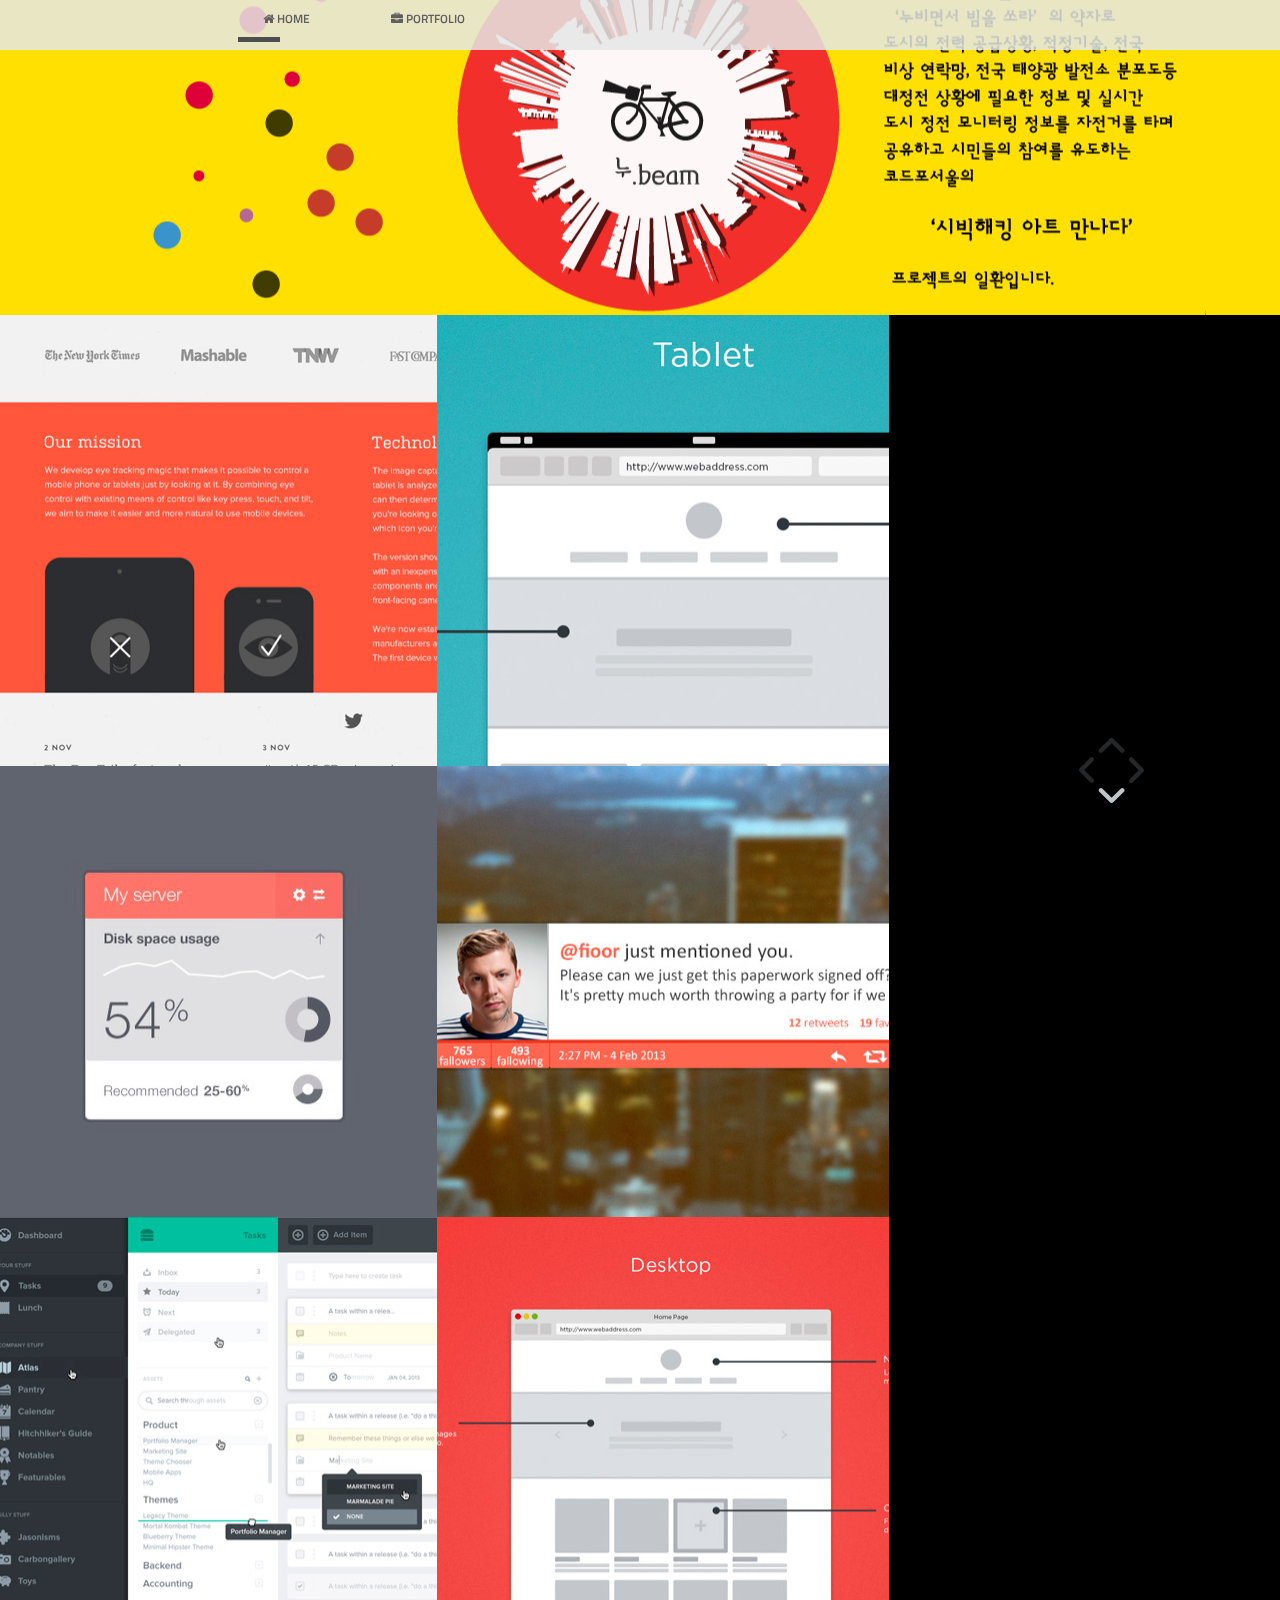
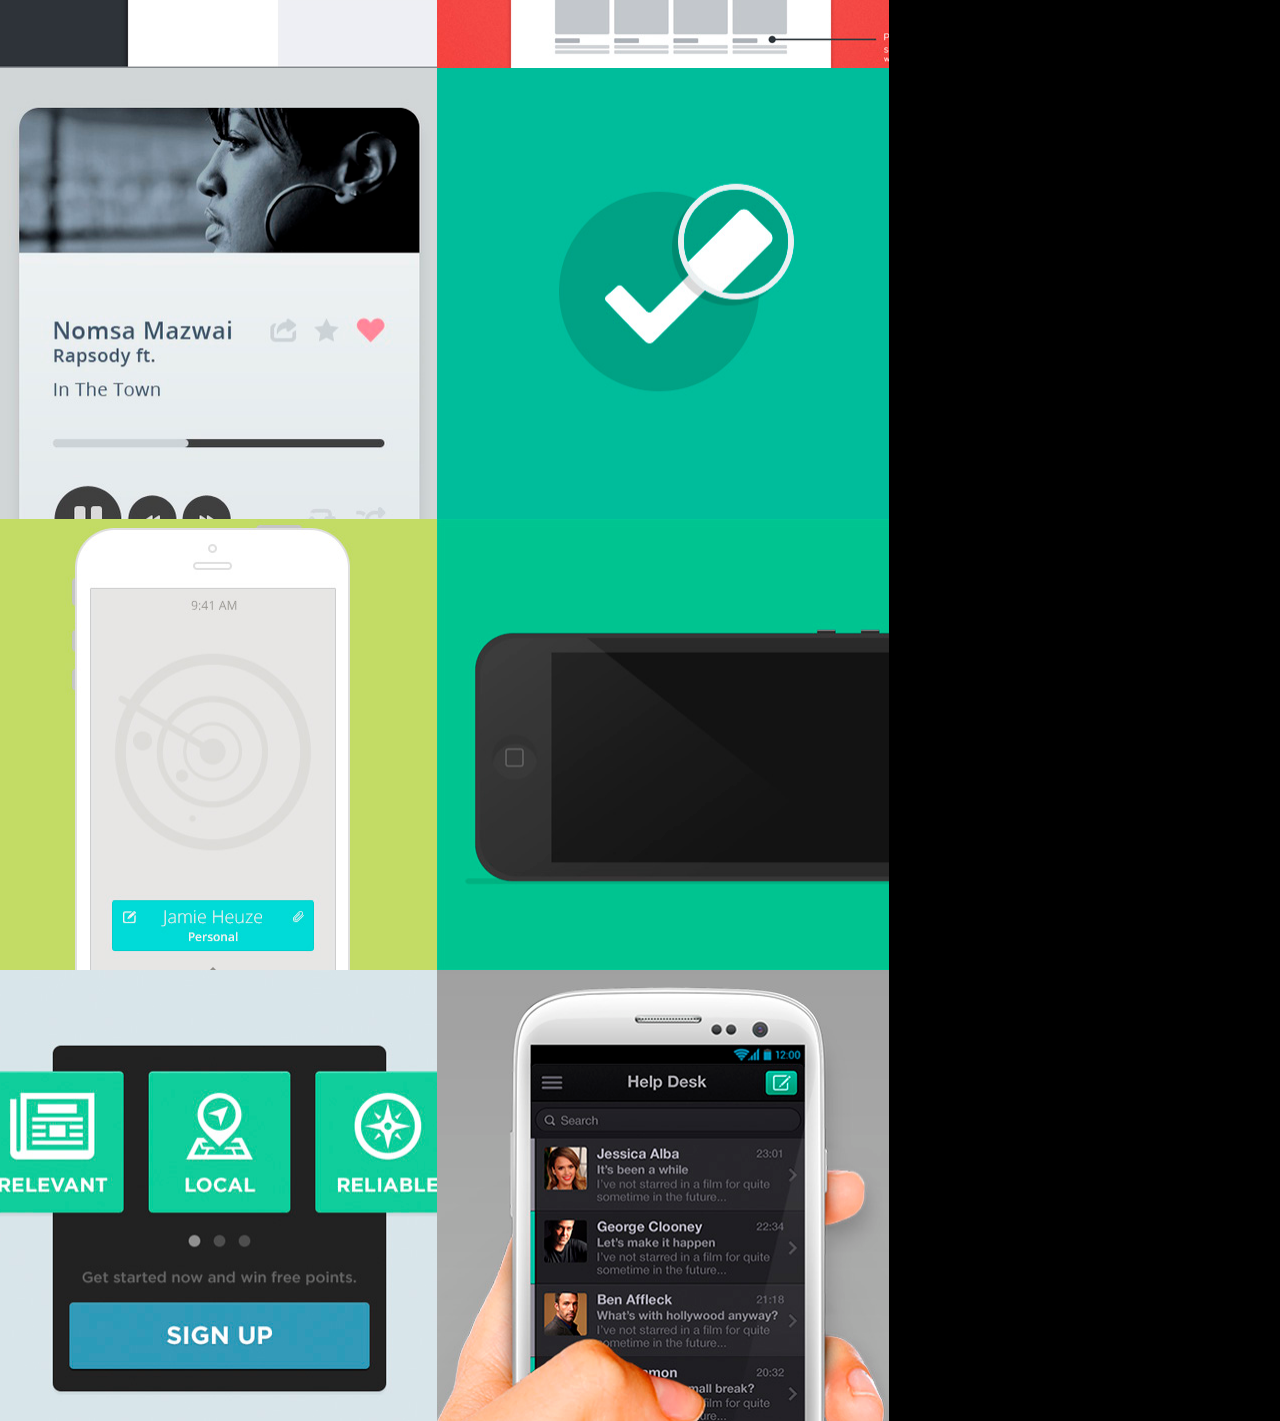
<file: Nubeam/index.html>
<!doctype html>
<html>
<head lang="en">
	<meta charset="utf-8">
	<meta name="viewport" content="width=device-width, initial-scale=1, maximum-scale=1, user-scalable=no">

	<title>Nu.beam</title>
	<meta name="description" content="BlackTie.co - Free Handsome Bootstrap Themes" />
	<meta name="keywords" content="themes, bootstrap, free, templates, bootstrap 3, freebie,">
	<meta property="og:title" content="">

	<link rel="stylesheet" type="text/css" href="css/bootstrap.min.css">
	<link rel="stylesheet" href="fancybox/jquery.fancybox-v=2.1.5.css" type="text/css" media="screen">
    <link rel="stylesheet" href="css/font-awesome.min.css" rel="stylesheet">

	<link rel="stylesheet" type="text/css" href="css/style.css">

	<link href='http://fonts.googleapis.com/css?family=Titillium+Web:400,600,300,200&subset=latin,latin-ext' rel='stylesheet' type='text/css'>


	<link rel="prefetch" href="images/zoom.png">

</head>

<body>
	<div class="navbar navbar-fixed-top" data-activeslide="1">
		<div class="container">

			<!-- .navbar-toggle is used as the toggle for collapsed navbar content -->
			<button type="button" class="navbar-toggle" data-toggle="collapse" data-target=".navbar-responsive-collapse">
				<span class="icon-bar"></span>
				<span class="icon-bar"></span>
				<span class="icon-bar"></span>
			</button>


			<div class="nav-collapse collapse navbar-responsive-collapse">
				<ul class="nav row">
					<li data-slide="1" class="col-12 col-sm-2"><a id="menu-link-1" href="#slide-1" title="Next Section"><span class="icon icon-home"></span> <span class="text">HOME</span></a></li>

					<li data-slide="3" class="col-12 col-sm-2"><a id="menu-link-3" href="#slide-3" title="Next Section"><span class="icon icon-briefcase"></span> <span class="text">PORTFOLIO</span></a></li>
      	</ul>
				<div class="row">
					<div class="col-sm-2 active-menu"></div>
				</div>
			</div><!-- /.nav-collapse -->
		</div><!-- /.container -->
	</div><!-- /.navbar -->


	<!-- === Arrows === -->
	<div id="arrows">
		<div id="arrow-up" class="disabled"></div>
		<div id="arrow-down"></div>
		<div id="arrow-left" class="disabled visible-lg"></div>
		<div id="arrow-right" class="disabled visible-lg"></div>
	</div><!-- /.arrows -->


	<!-- === MAIN Background === -->
	<div class="mainslide" id="slide-1" data-slide="1">
	</div><!-- /slide1 -->


	<!-- === SLide 3 - Portfolio -->
	<div class="slide story" id="slide-3" data-slide="3">
		<div class="row">
			<div class="col-12 col-sm-6 col-lg-2"><a data-fancybox-group="portfolio" class="fancybox" href="images/portfolio/p01-large.jpg"><img class="thumb" src="images/portfolio/p01-small.jpg" alt=""></a></div>
			<div class="col-12 col-sm-6 col-lg-2"><a data-fancybox-group="portfolio" class="fancybox" href="images/portfolio/p02-large.jpg"><img class="thumb" src="images/portfolio/p02-small.jpg" alt=""></a></div>
			<div class="col-12 col-sm-6 col-lg-2"><a data-fancybox-group="portfolio" class="fancybox" href="images/portfolio/p09-large.jpg"><img class="thumb" src="images/portfolio/p09-small.jpg" alt=""></a></div>
			<div class="col-12 col-sm-6 col-lg-2"><a data-fancybox-group="portfolio" class="fancybox" href="images/portfolio/p010-large.jpg"><img class="thumb" src="images/portfolio/p10-small.jpg" alt=""></a></div>
			<div class="col-12 col-sm-6 col-lg-2"><a data-fancybox-group="portfolio" class="fancybox" href="images/portfolio/p05-large.jpg"><img class="thumb" src="images/portfolio/p05-small.jpg" alt=""></a></div>
			<div class="col-12 col-sm-6 col-lg-2"><a data-fancybox-group="portfolio" class="fancybox" href="images/portfolio/p06-large.jpg"><img class="thumb" src="images/portfolio/p06-small.jpg" alt=""></a></div>
			<div class="col-12 col-sm-6 col-lg-2"><a data-fancybox-group="portfolio" class="fancybox" href="images/portfolio/p07-large.jpg"><img class="thumb" src="images/portfolio/p07-small.jpg" alt=""></a></div>
			<div class="col-12 col-sm-6 col-lg-2"><a data-fancybox-group="portfolio" class="fancybox" href="images/portfolio/p08-large.jpg"><img class="thumb" src="images/portfolio/p08-small.jpg" alt=""></a></div>
			<div class="col-12 col-sm-6 col-lg-2"><a data-fancybox-group="portfolio" class="fancybox" href="images/portfolio/p03-large.jpg"><img class="thumb" src="images/portfolio/p03-small.jpg" alt=""></a></div>
			<div class="col-12 col-sm-6 col-lg-2"><a data-fancybox-group="portfolio" class="fancybox" href="images/portfolio/p04-large.jpg"><img class="thumb" src="images/portfolio/p04-small.jpg" alt=""></a></div>
			<div class="col-12 col-sm-6 col-lg-2"><a data-fancybox-group="portfolio" class="fancybox" href="images/portfolio/p11-large.jpg"><img class="thumb" src="images/portfolio/p11-small.jpg" alt=""></a></div>
			<div class="col-12 col-sm-6 col-lg-2"><a data-fancybox-group="portfolio" class="fancybox" href="images/portfolio/p12-large.jpg"><img class="thumb" src="images/portfolio/p12-small.jpg" alt=""></a></div>
		</div><!-- /row -->
	</div><!-- /slide3 -->


</body>

	<!-- SCRIPTS -->
	<script src="js/html5shiv.js"></script>
	<script src="js/jquery-1.10.2.min.js"></script>
	<script src="js/jquery-migrate-1.2.1.min.js"></script>
	<script src="js/bootstrap.min.js"></script>
	<script src="js/jquery.easing.1.3.js"></script>
	<script type="text/javascript" src="fancybox/jquery.fancybox.pack-v=2.1.5.js"></script>
	<script src="js/script.js"></script>

	<!-- fancybox init -->
	<script>
	$(document).ready(function(e) {
		var lis = $('.nav > li');
		menu_focus( lis[0], 1 );

		$(".fancybox").fancybox({
			padding: 10,
			helpers: {
				overlay: {
					locked: false
				}
			}
		});

	});
	</script>

</html>
</file>
<file: Nubeam/css/style.css>
.font-thin {
	font-family: "Titillium Web", sans-serif;
	font-weight: 200;
}

.font-semibold {
	font-family: "Titillium Web", sans-serif;
	font-weight: 600;
}

.font-light {
	font-family: "Titillium Web", sans-serif;
	font-weight: 300;
}

* {
	position: relative;
}

.breaker {
	clear: both;
	font-size: 1px;
	line-height: 1px;
	height: 1px;
}

html, body {
	height: 100%;
	width: 100%;
}

body {
	background-color: #2f2f2f;
	font-family: "Titillium Web", sans-serif;
	font-weight: normal;
	overflow-x: hidden;
	-webkit-font-smoothing: antialiased !important;
}

.justify-text {
	text-align: justify;
}

.navbar {
	background-color: #e4e6e5;
	background-color: rgba( 228, 230, 229, .85 );
	border-bottom: 0 none;
	font-size: 12px;
	transition: .25s all linear;
}

.navbar.inv {
	background-color: rgba( 0, 0, 0, .5 );
	border-bottom: 1px solid #bfbfbf;
}

.navbar .nav a {
	color: #5f5f5f;
	font-family: "Titillium Web", sans-serif;
	font-weight: 600;
	transition: all .5 linear;
}

.navbar.inv a {
	color: #e4e6e5;
}


.navbar-responsive-collapse {
	margin: 0 auto;
	width: 80%;
}

.nav li {
	text-align: center;
	white-space: nowrap;
}

.nav > li > a:hover,
.nav > li > a:focus {
	background-color: inherit;
	outline: none;
}

.navbar-brand {
	padding: 8px;
}

.active-menu {
	background-color: #4e4e4e;
	content: '.';
	display: block;
	height: 5px;
	left: 0;
	position: absolute;
	top: 0;
	transition: all .5 linear;
	width: 1%;
	z-index: 9;
}

.inv .active-menu {
	background-color: #e4e6e5;
}

.special-active-menu {
	z-index: 10;
}

#special-active-menu-1,
#special-active-menu-6 {
	background-color: #4e4e4e !important;
}

#special-active-menu-2 {
	background-color: #1abc9c !important;
}

#special-active-menu-3 {
	background-color: #e74c3c !important;
}

#special-active-menu-4 {
	background-color: #34495e !important;
}

#special-active-menu-5 {
	background-color: #e67e22 !important;
}

@media (min-width: 768px) and (max-width: 991px) {
	#slide-4 .content-row h2 {
		min-height: 6em;
	}
}

@media (max-width: 767px) {

	.nav li {
		text-align: left;
		white-space: nowrap;
	}

	.navbar-responsive-collapse  {
		width: 100%;
	}

	.active-menu {
		display: none !important;
	}

	.navbar-toggle {
		margin-right: 10px;
	}

	.navbar {
		background-color: #e4e6e5 !important;
		padding: 0;
	}

	.navbar .nav a {
		color: #e4e6e5;
		font-size: 16px;
		padding-left: 0;
	}

	.icon {
		margin-right: 12px;
	}

	.nav li[data-slide="1"],
	.nav li[data-slide="6"] {
		background-color: #2f2f2f;
	}

	.nav li[data-slide="2"] {
		background-color: #1abc9c;
	}

	.nav li[data-slide="3"] {
		background-color: #e74c3c;
	}

	.nav li[data-slide="4"] {
		background-color: #34495e;
	}

	.nav li[data-slide="5"] {
		background-color: #e67e22;
	}

	.navbar-brand {
		margin: 0;
		text-align: left;
	}
}

:focus {outline:none;}
::-moz-focus-inner {border:0;}

.mainslide {
	background-position: center center;
	background-repeat: no-repeat;
	padding-bottom: 165px;
	padding-top: 150px;
	text-align: center;
}


#slide-1 {
	background-image: url('../images/bg.png');
    -webkit-background-size: 100%;
    -moz-background-size: 100%;
    -o-background-size: 100%;
    background-size: 100%;

    -webkit-background-size: auto ;
    -moz-background-size: cover;
    -o-background-size: cover;
    background-size: cover;
    width: 100%;
	background-attachment: relative;
	background-position: center center;
}

#slide-1 h1 {
	padding-top: 130px;
}

@media (max-width: 991px) {
	#slide-1 {
		background-position: -70% 0, 170% 0;
	}
}

@media (max-width: 767px) {
	#slide-1 {
		background-image: none;
	}
}

	#home-row-1,
	#home-row-2 {
		padding-top: 25px;
	}

	#home-row-1 h1 {
		font-size: 54px;
	}

	#home-row-1 h4 {
		font-size: 32px;
	}

	#home-row-2 {
		font-size: 25px;
	}

	#home-row-2 .col-12 {
		height: 232px;
		padding-top: 30px;
	}

	#home-row-2 .col-12 .home-hover {
		height: 166px;
		overflow: hidden;
		padding-top: 26px;
		transition: all ease-in .5s;
	}

	#home-row-2 .col-12 .home-hover:hover {
		height: 166px;
		padding-top: 0;
	}

@media (max-width: 767px) {
	#home-row-1,
	#home-row-2 {
		padding-top: 16px;
	}

	#home-row-1 h1 {
		font-size: 35px;
	}

	#home-row-1 h4 {
		font-size: 21px;
	}

	#home-row-2 {
		font-size: 16px;
	}
}

#slide-2 {
	background-color: #1abc9c;
	color: #e4e6e5;
	padding-top: 90px;
}

	.title-row {
		font-size: 45px;
		padding-bottom: 50px;
	}

	.line-row .hr {
		background-color: #e4e6e5;
		height: 5px;
		margin: 0 auto;
		width: 33%;
	}

	.subtitle-row {
		font-size: 35px;
		padding-bottom: 40px;
		padding-top: 40px;
	}

	.content-row {
		padding-top: 45px;
	}

	.content-row i,
	#about-row-5 i {
		display: block;
		margin: 0 auto;
		max-height: 100%;
		max-width: 100%;
	}

	.content-row h2 {
		font-size: 28px;
		padding-bottom: 40px;
	}

	.content-row h4 {
		font-family: "Titillium Web", "Lucida Sans Unicode", "Lucida Grande", sans-serif;
		font-size: 20px;
		font-weight: 300;
	}

	i {
		font-size: 80px;
		color: white;
	}


@media (max-width: 767px) {
	.title-row {
		font-size: 34px;
		padding-bottom: 33px;
	}

	.subtitle-row {
		font-size: 26px;
		padding-bottom: 26px;
		padding-top: 26px;
	}

	.content-row {
		padding-top: 29px;
	}

	.content-row h2 {
		font-size: 24px;
		padding-bottom: 26px;
	}

	.content-row h4 {
		font-size: 20px;
	}
}

#slide-3 {
	background-color: #000;
	margin: 0 auto;
	overflow: hidden;
	padding: 0;
	text-align: left;
	width: 100%;
}

	#slide-3 .col-12 {
		display: inline-block;
		height: 451px;
		margin: 0;
		padding: 0;
		width: 452px;
	}

	#slide-3 a,
	#slide-3 img {
		display: inline-block;
		height: 100%;
		margin: 0 auto;
		width: 100%;
	}

@media (max-width: 991px) {
	#slide-3 {
		text-align: center;
		width: 100%;
	}

	#slide-3 .row {
		left: 0 !important;
		margin: 0;
		width: 100% !important;
	}

	#slide-3 .col-12 {
		height: auto;
		width: 50%
	}

	#slide-3 a,
	#slide-3 img {
		height: auto;
		max-height: 100%;
		max-width: 100%;
		width: auto;
	}
}

@media (max-width: 767px) {
	#slide-3 .col-12 {
		width: 100%;
	}
}

#slide-4 {
	background-color: #34495e;
	color: #e4e6e5;
	padding-top: 90px;
}

#slide-4 i {
		font-size: 80px;
		color: white;
	}


#slide-5 {
	background-color: #f39c12;
	color: #e4e6e5;
	padding-top: 90px;
}

#slide-6 {
	background-color: #2f2f2f;
	color: #e4e6e5;
	padding-bottom: 350px;
	padding-top: 90px;
}

@media (max-width: 767px) {
	#slide-6 {
		background-image: none;
	}
}

	#slide-6 .line-row .hr {
		background-color: #4e4e4e;
		color: #4e4e4e;
	}

	#slide-6 a {
		color: inherit;
		outline: none;
		text-decoration: none;
	}

@media (max-width: 767px) {
	.with-hover-text{
		margin-bottom: 2em;
		margin-top: 1em;
	}
}

	#contact-row-4 {
		padding-top: 125px;
	}

	#contact-row-4 .col-12 {
		height: 175px;
		overflow: hidden;
		padding-top: 20px;
		transition: all ease-in .5s;
	}

	#contact-row-4 img {
		display: block;
		margin: 0 auto;
		max-height: 100%;
		max-width: 100%;
	}

	#contact-row-4 .col-12:hover {
		height: 175px;
		padding-top: 0;
	}

	#contact-row-4 .col-12 .hover-text {
		display: none;
		font-size: 20px;
	}

#slide-7 {
	background-color: #e4e6e5;
	color: #4e4e4e;
	font-size: 35px;
	line-height: 50px;
	text-align: center;
}

#lightbox-out {
	background-color: rgba( 0, 0, 0, 0.7 );
	height: 100%;
	position: fixed;
	width: 100%;
	z-index: 99999;
}

.with-hover-text span {
	display: none;
}

.zoom {
	background-image: url('../images/zoom.png');
	background-position: center center;
	background-repeat: no-repeat;
	height: 100%;
	left: 0;
	position: absolute;
	top: 0;
	width: 100%;
	z-index: 999;
}

#arrows {
	bottom: 10%;
	height: 80px;
	position: fixed;
	right: 10%;
	width: 80px;
	z-index: 1000;
}

#arrows div {
	background-image: url('../images/website-arrows.png');
	cursor: pointer;
	height: 30px;
	position: absolute;
	width: 30px;
}

#arrows div.disabled {
	cursor: default;
}

#arrow-up {
	background-position: 30px 0;
	left: 25px;
	top: 0;
}

#arrow-up.disabled {
	background-position: 0 0;
}

#arrow-down {
	background-position: 30px -30px;
	left: 25px;
	bottom: 0;
}

#arrow-down.disabled {
	background-position: 0 -30px;
}

#arrow-left {
	background-position: 30px -60px;
	left: 0;
	top: 25px;
}

#arrow-left.disabled {
	background-position: 0 -60px;
}

#arrow-right {
	background-position: 30px -90px;
	right: 0;
	top: 25px;
}

#arrow-right.disabled {
	background-position: 0 -90px;
}

.navigation-slide {
	cursor: pointer;
}
</file>
